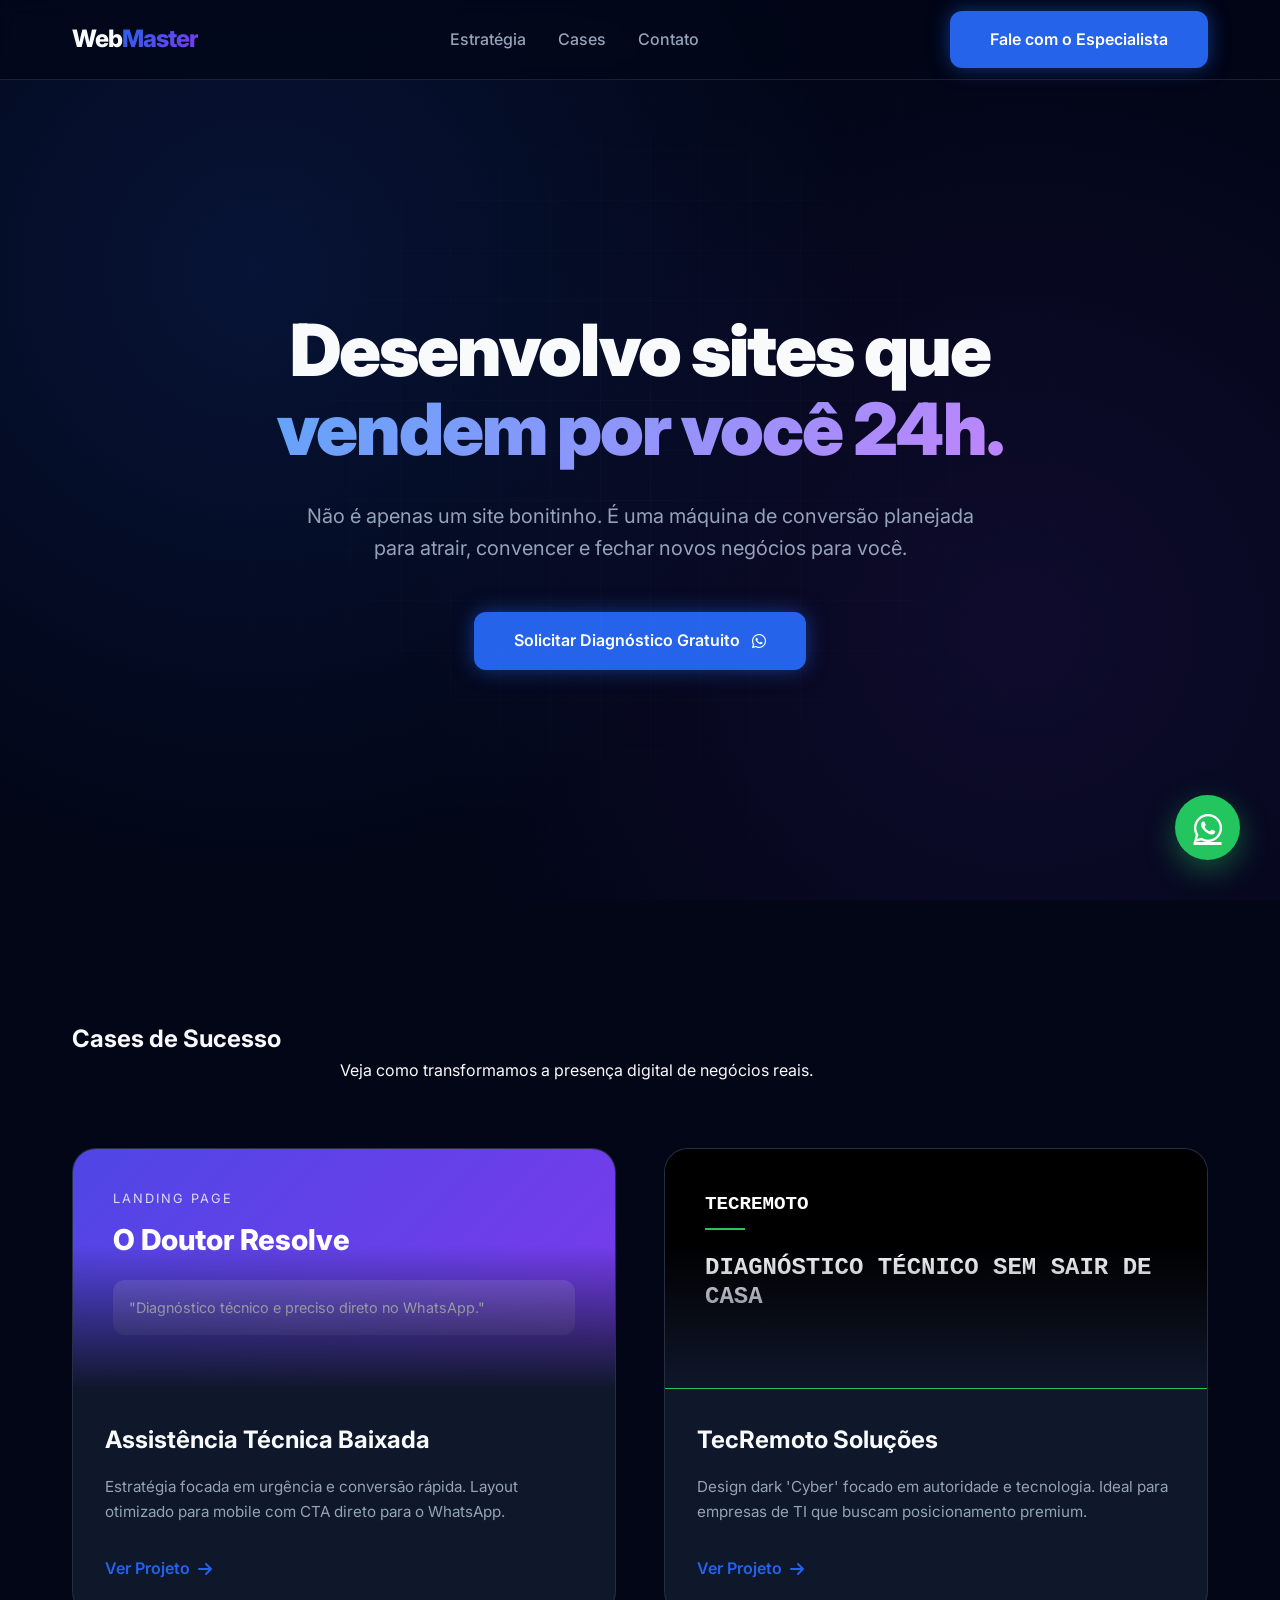
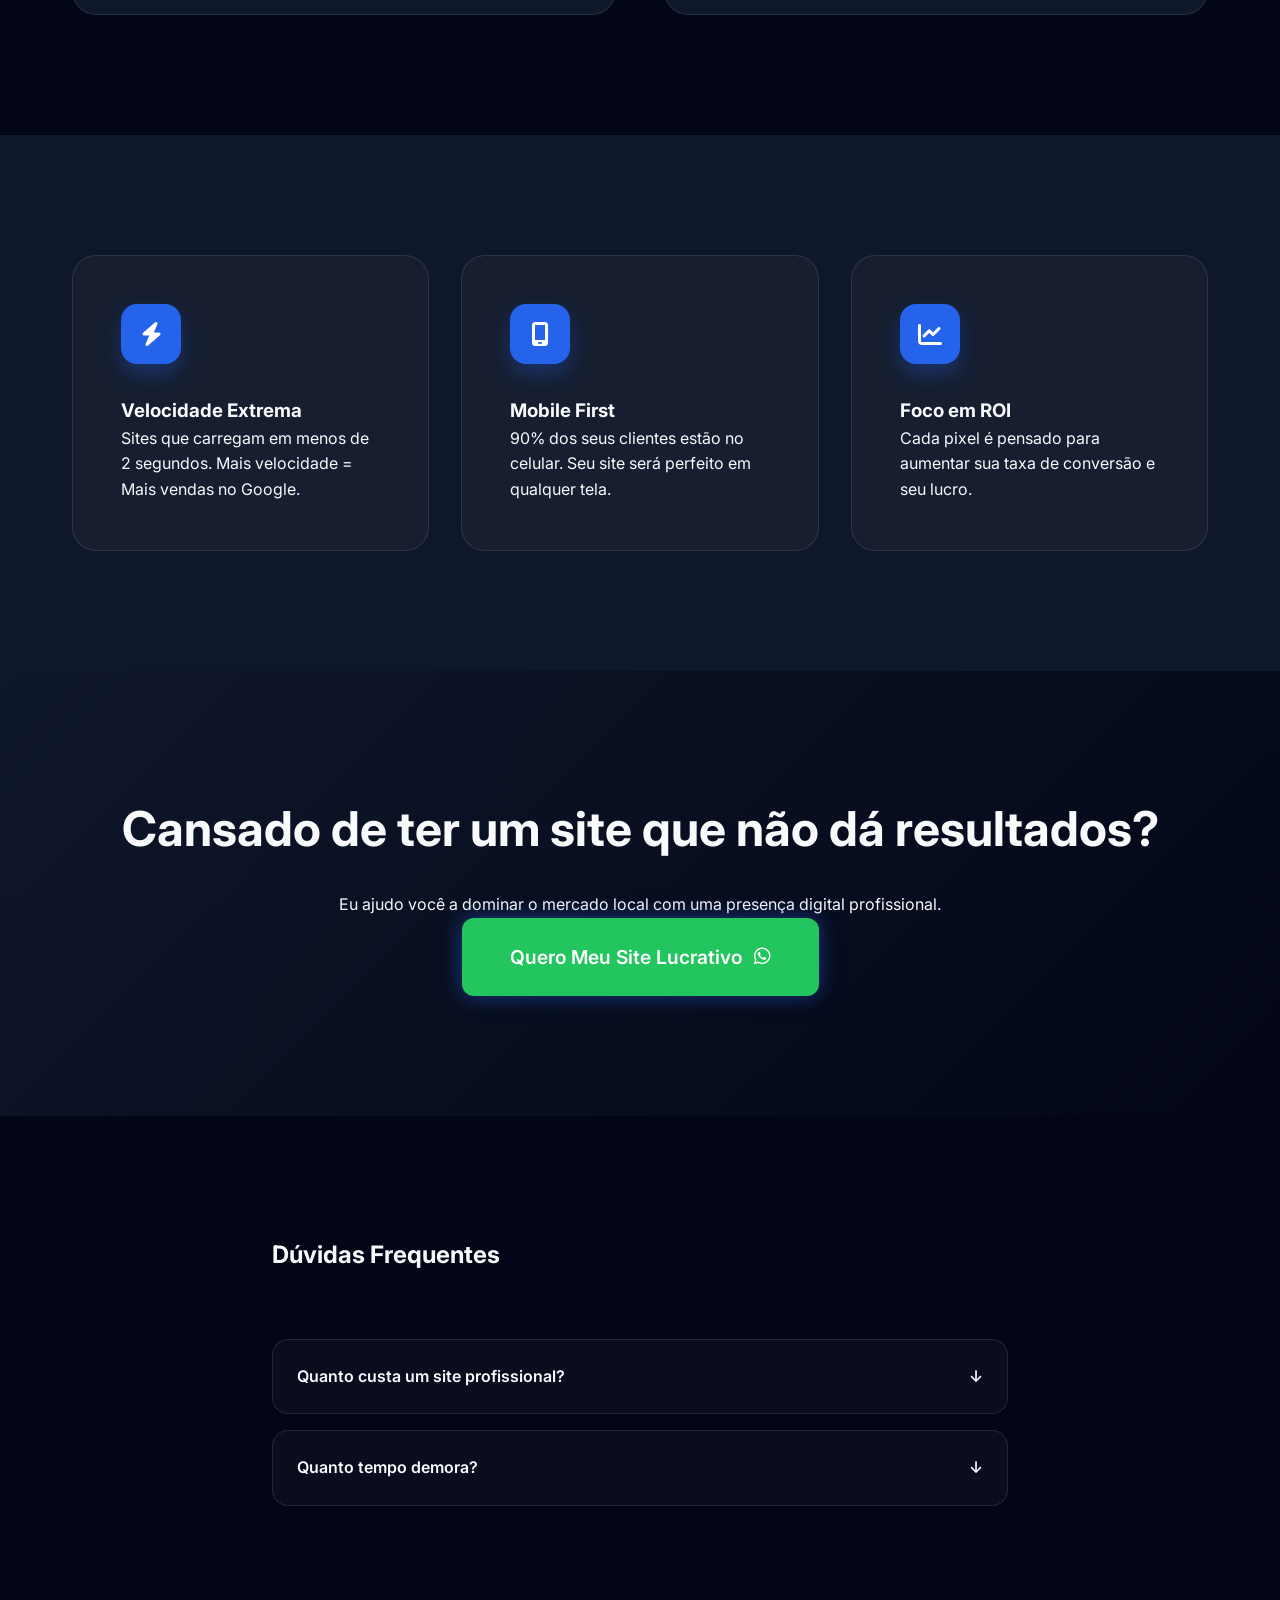
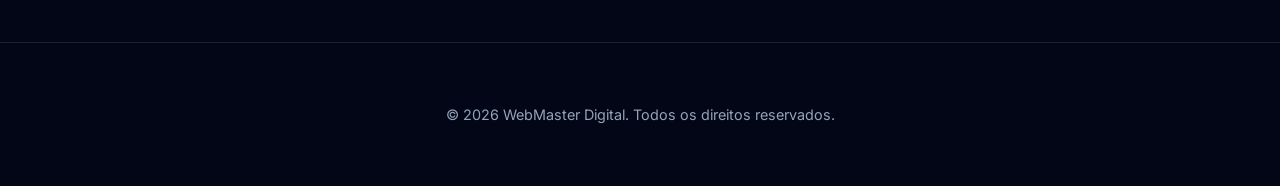
<file: index.html>
<!DOCTYPE html>
<html lang="pt-BR">

<head>
    <meta charset="UTF-8">
    <meta name="viewport" content="width=device-width, initial-scale=1.0">

    <title>Especialista em Sites Lucrativos | Transforme Visitantes em Clientes</title>
    <meta name="description"
        content="Criação de sites de alta performance focados em conversão e vendas. Transformamos sua presença digital em uma máquina de resultados.">

    <link rel="preconnect" href="https://fonts.googleapis.com">
    <link rel="preconnect" href="https://fonts.gstatic.com" crossorigin>
    <link href="https://fonts.googleapis.com/css2?family=Inter:wght@400;500;600;700;800;900&display=swap"
        rel="stylesheet">
    <link rel="stylesheet" href="https://cdnjs.cloudflare.com/ajax/libs/font-awesome/6.4.0/css/all.min.css">
    <link rel="stylesheet" href="style.css">
</head>

<body>

    <header class="header">
        <div class="container">
            <div class="logo">Web<span>Master</span></div>
            <nav class="nav">
                <a href="#servicos">Estratégia</a>
                <a href="#portfolio">Cases</a>
                <a href="#contato">Contato</a>
            </nav>
            <a href="https://wa.me/5513998015286" class="btn btn-primary">Fale com o Especialista</a>
        </div>
    </header>

    <main>
        <section class="hero">
            <div class="container">
                <h1 class="animate-in">Desenvolvo sites que <br><span class="text-gradient">vendem por você 24h.</span>
                </h1>
                <p class="subheadline animate-in" style="animation-delay: 0.2s;">Não é apenas um site bonitinho. É uma
                    máquina de conversão planejada para atrair, convencer e fechar novos negócios para você.</p>
                <div class="animate-in" style="animation-delay: 0.4s;">
                    <a href="https://wa.me/5513998015286" class="btn btn-primary">Solicitar Diagnóstico Gratuito <i
                            class="fa-brands fa-whatsapp"></i></a>
                </div>
            </div>
        </section>

        <section id="portfolio" class="section">
            <div class="container">
                <h2 class="text-center">Cases de Sucesso</h2>
                <p class="text-center text-muted" style="max-width: 600px; margin: 0 auto 40px;">Veja como transformamos
                    a presença digital de negócios reais.</p>

                <div class="portfolio-grid">
                    <!-- Case 1: Assistência Técnica -->
                    <div class="portfolio-card">
                        <div class="portfolio-thumb"
                            style="background: linear-gradient(135deg, #4f46e5 0%, #7c3aed 100%);">
                            <div style="padding: 2.5rem; color: white;">
                                <div
                                    style="font-size: 0.8rem; text-transform: uppercase; letter-spacing: 2px; opacity: 0.8; margin-bottom: 0.5rem;">
                                    Landing Page</div>
                                <h4 style="font-size: 1.8rem; font-weight: 800; margin-bottom: 1rem;">O Doutor Resolve
                                </h4>
                                <div
                                    style="background: rgba(255,255,255,0.15); padding: 1rem; border-radius: 12px; font-size: 0.9rem;">
                                    "Diagnóstico técnico e preciso direto no WhatsApp."
                                </div>
                            </div>
                        </div>
                        <div class="portfolio-info">
                            <h3>Assistência Técnica Baixada</h3>
                            <p>Estratégia focada em urgência e conversão rápida. Layout otimizado para mobile com CTA
                                direto para o WhatsApp.</p>
                            <a href="https://consertomaquinasbaixada.vercel.app/" target="_blank"
                                class="portfolio-link">Ver Projeto <i class="fa-solid fa-arrow-right"></i></a>
                        </div>
                    </div>

                    <!-- Case 2: TI / Suporte -->
                    <div class="portfolio-card">
                        <div class="portfolio-thumb" style="background: #000; border-bottom: 1px solid #22c55e;">
                            <div style="padding: 2.5rem; color: #22c55e; font-family: monospace;">
                                <div style="color: white; font-size: 1.2rem; font-weight: 800; margin-bottom: 0.5rem;">
                                    TECREMOTO</div>
                                <div style="height: 2px; width: 40px; background: #22c55e; margin-bottom: 1.5rem;">
                                </div>
                                <div style="color: white; font-size: 1.5rem; font-weight: 900; line-height: 1.2;">
                                    DIAGNÓSTICO TÉCNICO SEM SAIR DE CASA</div>
                            </div>
                        </div>
                        <div class="portfolio-info">
                            <h3>TecRemoto Soluções</h3>
                            <p>Design dark 'Cyber' focado em autoridade e tecnologia. Ideal para empresas de TI que
                                buscam posicionamento premium.</p>
                            <a href="https://tecremoto-web.vercel.app/" target="_blank" class="portfolio-link">Ver
                                Projeto <i class="fa-solid fa-arrow-right"></i></a>
                        </div>
                    </div>
                </div>
            </div>
        </section>

        <section id="servicos" class="section" style="background: var(--bg-card);">
            <div class="container">
                <div class="benefits-grid">
                    <div class="benefit-card">
                        <div class="icon-box"><i class="fa-solid fa-bolt"></i></div>
                        <h3>Velocidade Extrema</h3>
                        <p>Sites que carregam em menos de 2 segundos. Mais velocidade = Mais vendas no Google.</p>
                    </div>
                    <div class="benefit-card">
                        <div class="icon-box"><i class="fa-solid fa-mobile-screen"></i></div>
                        <h3>Mobile First</h3>
                        <p>90% dos seus clientes estão no celular. Seu site será perfeito em qualquer tela.</p>
                    </div>
                    <div class="benefit-card">
                        <div class="icon-box"><i class="fa-solid fa-chart-line"></i></div>
                        <h3>Foco em ROI</h3>
                        <p>Cada pixel é pensado para aumentar sua taxa de conversão e seu lucro.</p>
                    </div>
                </div>
            </div>
        </section>

        <section id="contato" class="section cta-section">
            <div class="container">
                <h2>Cansado de ter um site que não dá resultados?</h2>
                <p>Eu ajudo você a dominar o mercado local com uma presença digital profissional.</p>
                <a href="https://wa.me/55139998015286" class="btn btn-primary"
                    style="background: #22c55e; font-size: 1.2rem; padding: 1.5rem 3rem;">
                    Quero Meu Site Lucrativo <i class="fa-brands fa-whatsapp"></i>
                </a>
            </div>
        </section>

        <section class="section">
            <div class="container" style="max-width: 800px;">
                <h2 class="text-center" style="margin-bottom: 4rem;">Dúvidas Frequentes</h2>
                <div class="faq-accordion">
                    <details>
                        <summary>Quanto custa um site profissional?</summary>
                        <p>Trabalho com soluções personalizadas. Landing pages partem de R$ 350. O valor depende da
                            complexidade e objetivos do seu negócio.</p>
                    </details>
                    <details>
                        <summary>Quanto tempo demora?</summary>
                        <p>Em média, entre 7 a 15 dias após o envio do conteúdo inicial.</p>
                    </details>
                </div>
            </div>
        </section>
    </main>

    <footer class="section"
        style="padding: 60px 0; border-top: 1px solid var(--glass-border); text-align: center; color: var(--text-muted); font-size: 0.9rem;">
        <div class="container">
            <p>&copy; 2026 WebMaster Digital. Todos os direitos reservados.</p>
        </div>
    </footer>

    <a href="https://wa.me/55139998015286" class="whatsapp-float" target="_blank">
        <i class="fa-brands fa-whatsapp"></i>
    </a>

</body>

</html>
</file>
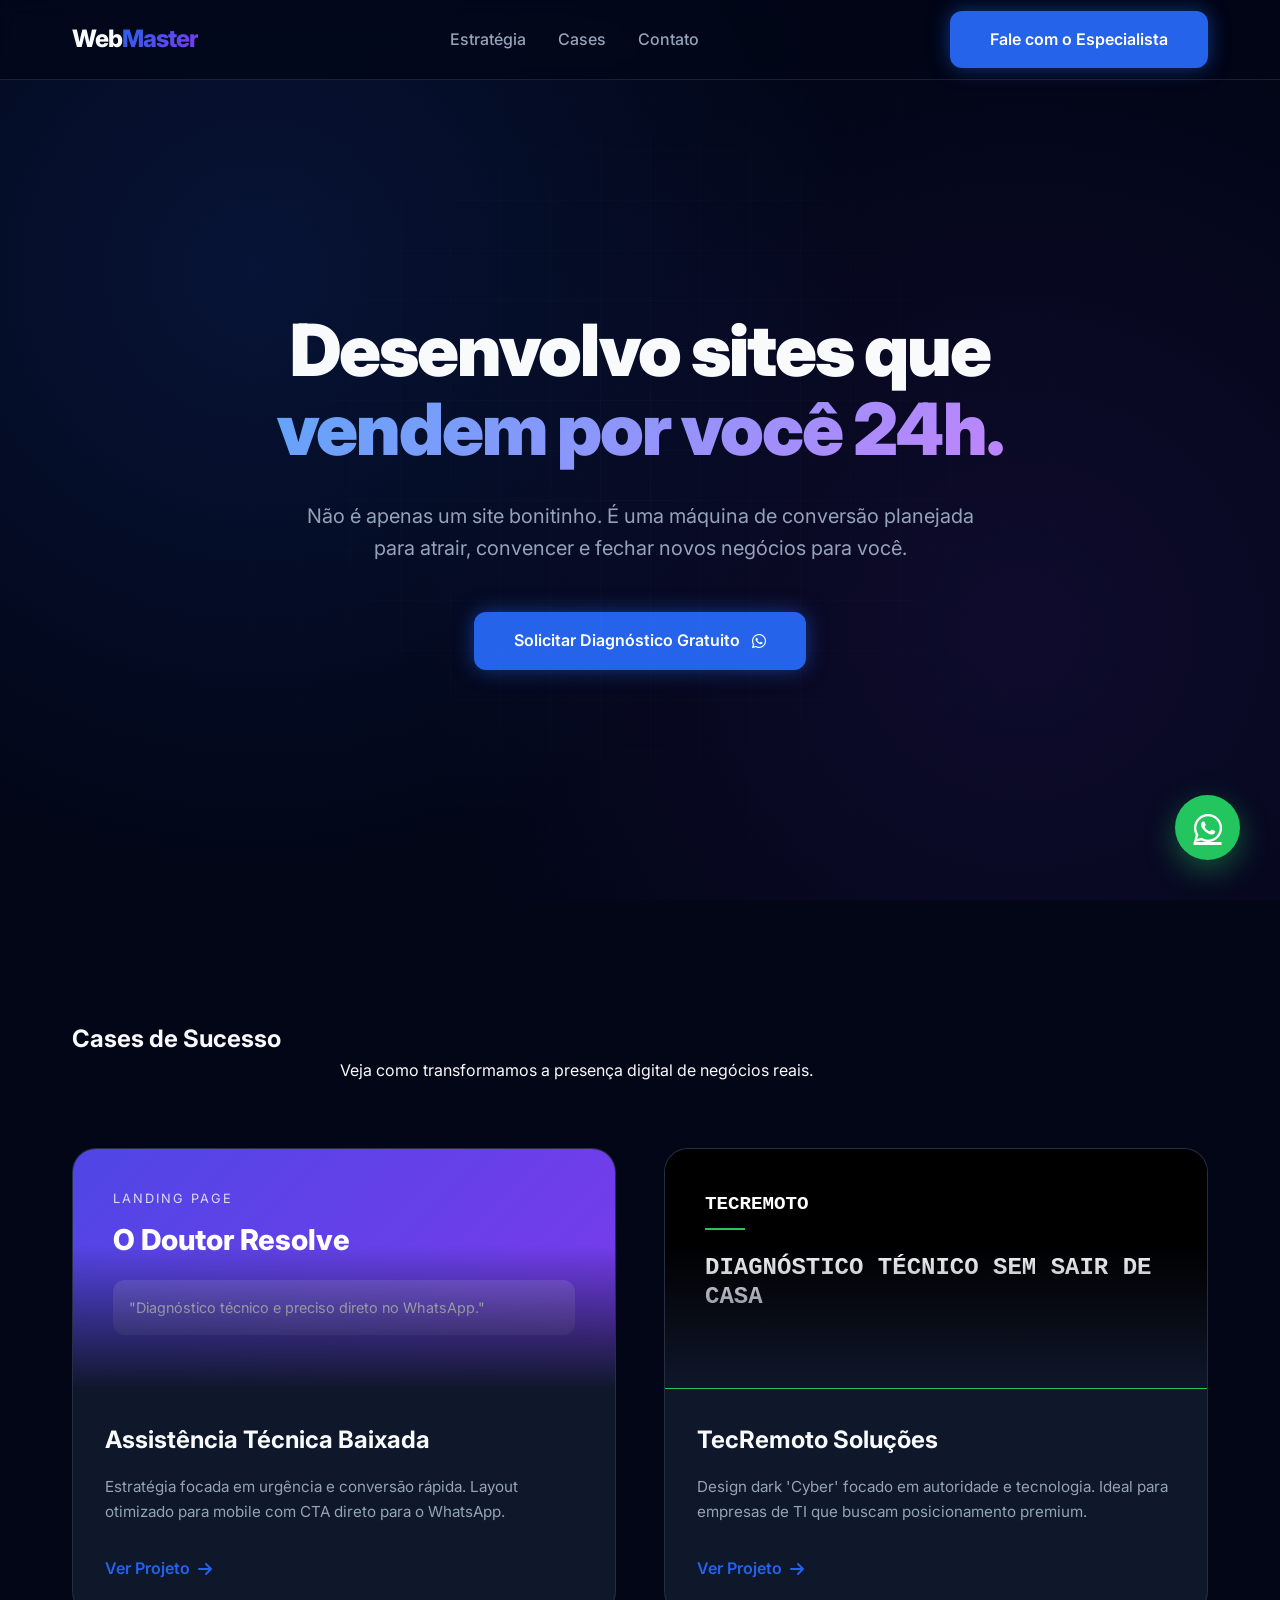
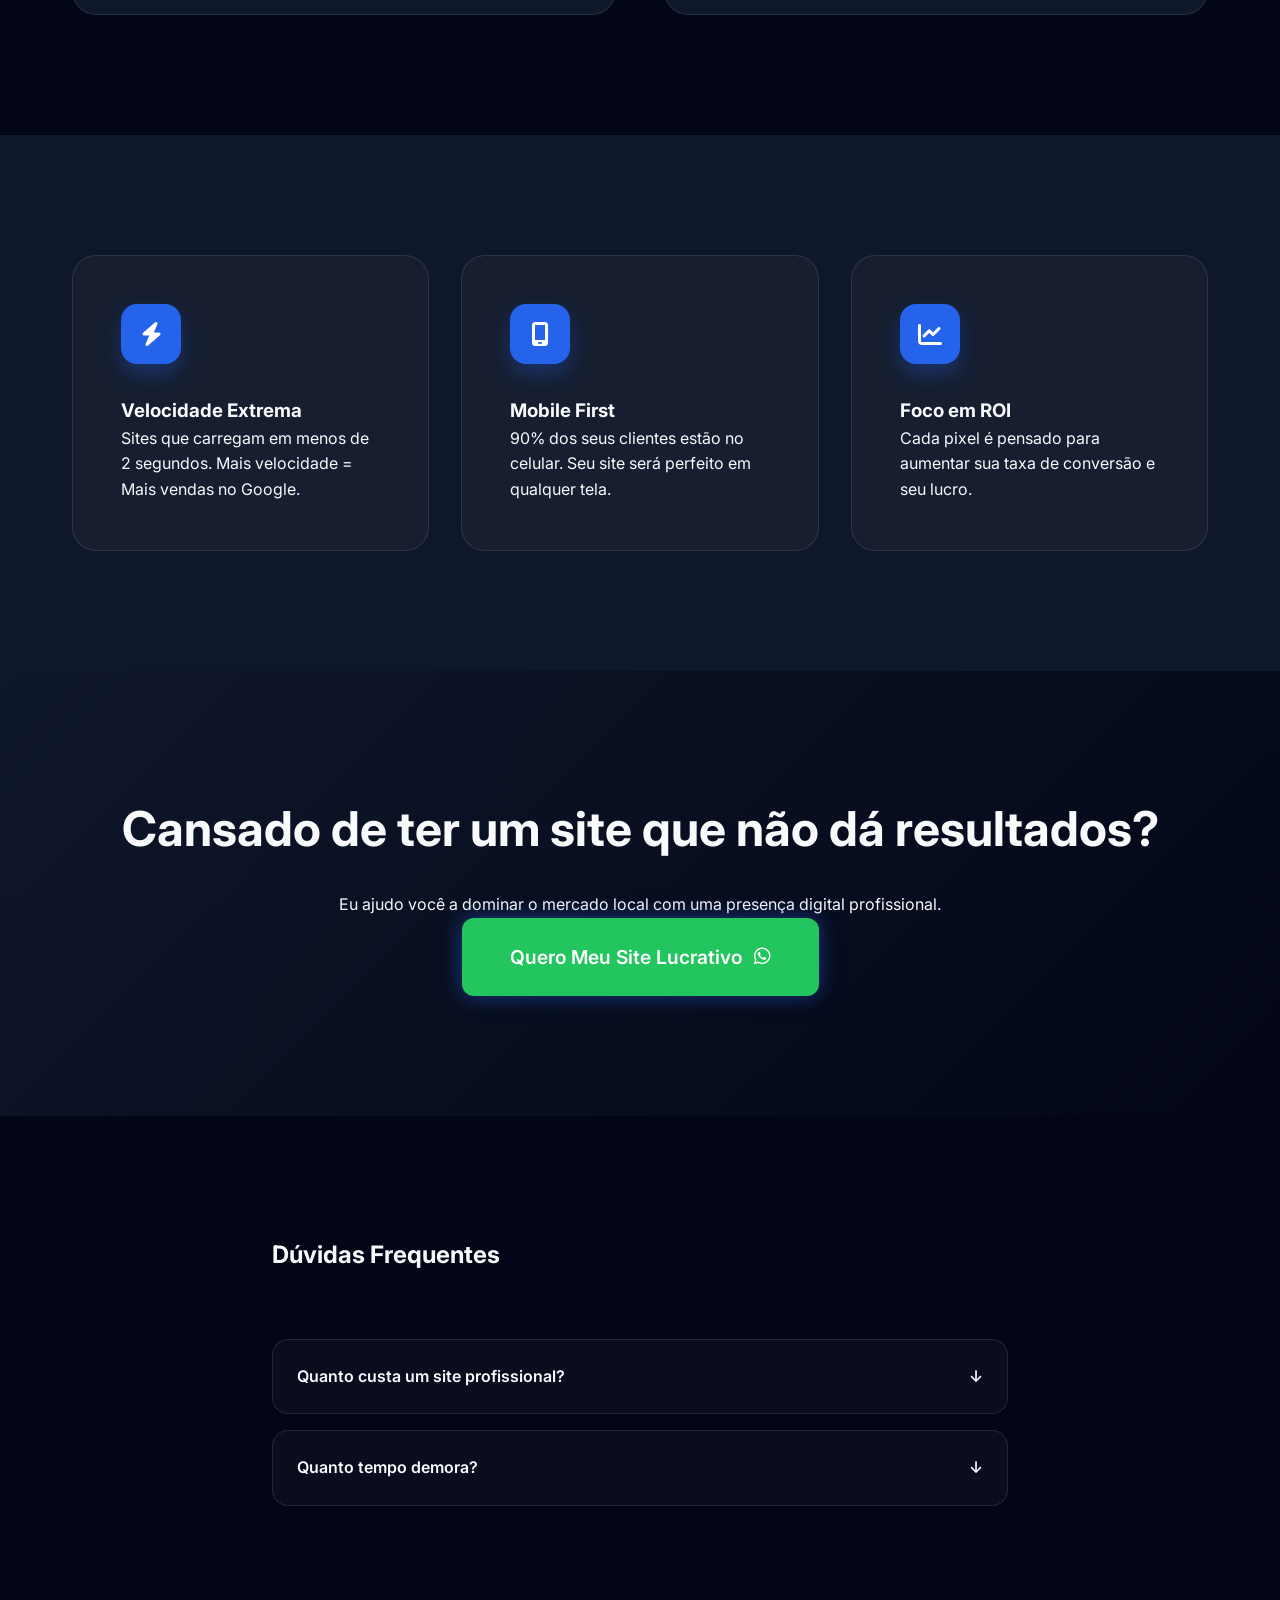
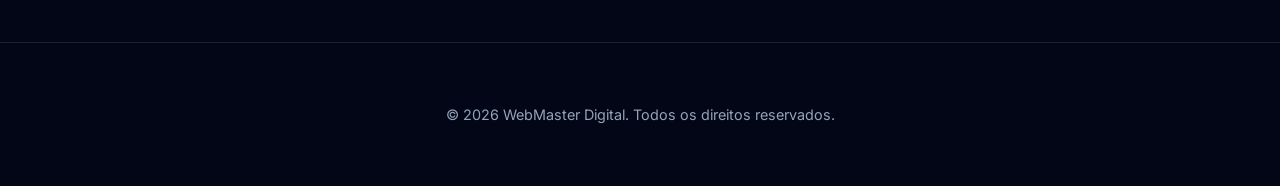
<file: home.html>
<!DOCTYPE html>
<html lang="pt-BR">

<head>
    <meta charset="UTF-8">
    <meta name="viewport" content="width=device-width, initial-scale=1.0">

    <title>Especialista em Sites Lucrativos | Transforme Visitantes em Clientes</title>
    <meta name="description"
        content="Criação de sites de alta performance focados em conversão e vendas. Transformamos sua presença digital em uma máquina de resultados.">

    <link rel="preconnect" href="https://fonts.googleapis.com">
    <link rel="preconnect" href="https://fonts.gstatic.com" crossorigin>
    <link href="https://fonts.googleapis.com/css2?family=Inter:wght@400;500;600;700;800;900&display=swap"
        rel="stylesheet">
    <link rel="stylesheet" href="https://cdnjs.cloudflare.com/ajax/libs/font-awesome/6.4.0/css/all.min.css">
    <link rel="stylesheet" href="style.css">
</head>

<body>

    <header class="header">
        <div class="container">
            <div class="logo">Web<span>Master</span></div>
            <nav class="nav">
                <a href="#servicos">Estratégia</a>
                <a href="#portfolio">Cases</a>
                <a href="#contato">Contato</a>
            </nav>
            <a href="https://wa.me/5513998015286" class="btn btn-primary">Fale com o Especialista</a>
        </div>
    </header>

    <main>
        <section class="hero">
            <div class="container">
                <h1 class="animate-in">Desenvolvo sites que <br><span class="text-gradient">vendem por você 24h.</span>
                </h1>
                <p class="subheadline animate-in" style="animation-delay: 0.2s;">Não é apenas um site bonitinho. É uma
                    máquina de conversão planejada para atrair, convencer e fechar novos negócios para você.</p>
                <div class="animate-in" style="animation-delay: 0.4s;">
                    <a href="https://wa.me/5513998015286" class="btn btn-primary">Solicitar Diagnóstico Gratuito <i
                            class="fa-brands fa-whatsapp"></i></a>
                </div>
            </div>
        </section>

        <section id="portfolio" class="section">
            <div class="container">
                <h2 class="text-center">Cases de Sucesso</h2>
                <p class="text-center text-muted" style="max-width: 600px; margin: 0 auto 40px;">Veja como transformamos
                    a presença digital de negócios reais.</p>

                <div class="portfolio-grid">
                    <!-- Case 1: Assistência Técnica -->
                    <div class="portfolio-card">
                        <div class="portfolio-thumb"
                            style="background: linear-gradient(135deg, #4f46e5 0%, #7c3aed 100%);">
                            <div style="padding: 2.5rem; color: white;">
                                <div
                                    style="font-size: 0.8rem; text-transform: uppercase; letter-spacing: 2px; opacity: 0.8; margin-bottom: 0.5rem;">
                                    Landing Page</div>
                                <h4 style="font-size: 1.8rem; font-weight: 800; margin-bottom: 1rem;">O Doutor Resolve
                                </h4>
                                <div
                                    style="background: rgba(255,255,255,0.15); padding: 1rem; border-radius: 12px; font-size: 0.9rem;">
                                    "Diagnóstico técnico e preciso direto no WhatsApp."
                                </div>
                            </div>
                        </div>
                        <div class="portfolio-info">
                            <h3>Assistência Técnica Baixada</h3>
                            <p>Estratégia focada em urgência e conversão rápida. Layout otimizado para mobile com CTA
                                direto para o WhatsApp.</p>
                            <a href="https://consertomaquinasbaixada.vercel.app/" target="_blank"
                                class="portfolio-link">Ver Projeto <i class="fa-solid fa-arrow-right"></i></a>
                        </div>
                    </div>

                    <!-- Case 2: TI / Suporte -->
                    <div class="portfolio-card">
                        <div class="portfolio-thumb" style="background: #000; border-bottom: 1px solid #22c55e;">
                            <div style="padding: 2.5rem; color: #22c55e; font-family: monospace;">
                                <div style="color: white; font-size: 1.2rem; font-weight: 800; margin-bottom: 0.5rem;">
                                    TECREMOTO</div>
                                <div style="height: 2px; width: 40px; background: #22c55e; margin-bottom: 1.5rem;">
                                </div>
                                <div style="color: white; font-size: 1.5rem; font-weight: 900; line-height: 1.2;">
                                    DIAGNÓSTICO TÉCNICO SEM SAIR DE CASA</div>
                            </div>
                        </div>
                        <div class="portfolio-info">
                            <h3>TecRemoto Soluções</h3>
                            <p>Design dark 'Cyber' focado em autoridade e tecnologia. Ideal para empresas de TI que
                                buscam posicionamento premium.</p>
                            <a href="https://tecremoto-web.vercel.app/" target="_blank" class="portfolio-link">Ver
                                Projeto <i class="fa-solid fa-arrow-right"></i></a>
                        </div>
                    </div>
                </div>
            </div>
        </section>

        <section id="servicos" class="section" style="background: var(--bg-card);">
            <div class="container">
                <div class="benefits-grid">
                    <div class="benefit-card">
                        <div class="icon-box"><i class="fa-solid fa-bolt"></i></div>
                        <h3>Velocidade Extrema</h3>
                        <p>Sites que carregam em menos de 2 segundos. Mais velocidade = Mais vendas no Google.</p>
                    </div>
                    <div class="benefit-card">
                        <div class="icon-box"><i class="fa-solid fa-mobile-screen"></i></div>
                        <h3>Mobile First</h3>
                        <p>90% dos seus clientes estão no celular. Seu site será perfeito em qualquer tela.</p>
                    </div>
                    <div class="benefit-card">
                        <div class="icon-box"><i class="fa-solid fa-chart-line"></i></div>
                        <h3>Foco em ROI</h3>
                        <p>Cada pixel é pensado para aumentar sua taxa de conversão e seu lucro.</p>
                    </div>
                </div>
            </div>
        </section>

        <section id="contato" class="section cta-section">
            <div class="container">
                <h2>Cansado de ter um site que não dá resultados?</h2>
                <p>Eu ajudo você a dominar o mercado local com uma presença digital profissional.</p>
                <a href="https://wa.me/55139998015286" class="btn btn-primary"
                    style="background: #22c55e; font-size: 1.2rem; padding: 1.5rem 3rem;">
                    Quero Meu Site Lucrativo <i class="fa-brands fa-whatsapp"></i>
                </a>
            </div>
        </section>

        <section class="section">
            <div class="container" style="max-width: 800px;">
                <h2 class="text-center" style="margin-bottom: 4rem;">Dúvidas Frequentes</h2>
                <div class="faq-accordion">
                    <details>
                        <summary>Quanto custa um site profissional?</summary>
                        <p>Trabalho com soluções personalizadas. Landing pages partem de R$ 350. O valor depende da
                            complexidade e objetivos do seu negócio.</p>
                    </details>
                    <details>
                        <summary>Quanto tempo demora?</summary>
                        <p>Em média, entre 7 a 15 dias após o envio do conteúdo inicial.</p>
                    </details>
                </div>
            </div>
        </section>
    </main>

    <footer class="section"
        style="padding: 60px 0; border-top: 1px solid var(--glass-border); text-align: center; color: var(--text-muted); font-size: 0.9rem;">
        <div class="container">
            <p>&copy; 2026 WebMaster Digital. Todos os direitos reservados.</p>
        </div>
    </footer>

    <a href="https://wa.me/55139998015286" class="whatsapp-float" target="_blank">
        <i class="fa-brands fa-whatsapp"></i>
    </a>

</body>

</html>
</file>
<file: style.css>
/* 1. VARIÁVEIS E SISTEMA DE DESIGN */
:root {
    /* Paleta de Cores de Alta Performance */
    --primary: #2563eb;
    --primary-glow: rgba(37, 99, 235, 0.5);
    --secondary: #7c3aed;
    --accent: #22c55e;

    --bg-dark: #020617;
    --bg-card: #0f172a;
    --text-main: #f8fafc;
    --text-muted: #94a3b8;

    --glass: rgba(255, 255, 255, 0.03);
    --glass-border: rgba(255, 255, 255, 0.1);

    --font-sans: 'Inter', -apple-system, sans-serif;

    --shadow-premium: 0 20px 50px rgba(0, 0, 0, 0.3);
    --transition: all 0.4s cubic-bezier(0.4, 0, 0.2, 1);
}

/* 2. RESET E BASE */
* {
    margin: 0;
    padding: 0;
    box-sizing: border-box;
}

body {
    background-color: var(--bg-dark);
    color: var(--text-main);
    font-family: var(--font-sans);
    line-height: 1.6;
    overflow-x: hidden;
    -webkit-font-smoothing: antialiased;
}

/* 3. LAYOUT */
.container {
    max-width: 1200px;
    margin: 0 auto;
    padding: 0 2rem;
}

.section {
    padding: 120px 0;
    position: relative;
}

/* 4. CABEÇALHO GLASSMORPISM */
.header {
    position: fixed;
    top: 0;
    left: 0;
    width: 100%;
    height: 80px;
    z-index: 1000;
    background: rgba(2, 6, 23, 0.7);
    backdrop-filter: blur(12px);
    -webkit-backdrop-filter: blur(12px);
    border-bottom: 1px solid var(--glass-border);
    display: flex;
    align-items: center;
}

.header .container {
    display: flex;
    justify-content: space-between;
    align-items: center;
    width: 100%;
}

.logo {
    font-size: 1.5rem;
    font-weight: 800;
    letter-spacing: -1px;
}

.logo span {
    background: linear-gradient(135deg, var(--primary), var(--secondary));
    -webkit-background-clip: text;
    -webkit-text-fill-color: transparent;
    background-clip: text;
}

.nav {
    display: flex;
    gap: 2rem;
}

.nav a {
    color: var(--text-muted);
    text-decoration: none;
    font-weight: 500;
    transition: var(--transition);
}

.nav a:hover {
    color: var(--text-main);
}

/* 5. HERO SECTION COM ANIMAÇÃO */
.hero {
    min-height: 100vh;
    display: flex;
    align-items: center;
    justify-content: center;
    text-align: center;
    background:
        radial-gradient(circle at 20% 30%, rgba(37, 99, 235, 0.15) 0%, transparent 50%),
        radial-gradient(circle at 80% 70%, rgba(124, 58, 237, 0.1) 0%, transparent 50%);
    position: relative;
    padding-top: 80px;
}

.hero::after {
    content: '';
    position: absolute;
    inset: 0;
    background-image:
        linear-gradient(rgba(255, 255, 255, 0.02) 1px, transparent 1px),
        linear-gradient(90deg, rgba(255, 255, 255, 0.02) 1px, transparent 1px);
    background-size: 50px 50px;
    mask-image: radial-gradient(circle at center, black, transparent 80%);
    pointer-events: none;
}

.hero h1 {
    font-size: clamp(2.5rem, 8vw, 4.5rem);
    font-weight: 900;
    line-height: 1.1;
    margin-bottom: 2rem;
    letter-spacing: -2px;
}

.text-gradient {
    background: linear-gradient(135deg, #60a5fa, #c084fc);
    -webkit-background-clip: text;
    -webkit-text-fill-color: transparent;
    background-clip: text;
}

.subheadline {
    font-size: 1.25rem;
    color: var(--text-muted);
    max-width: 700px;
    margin: 0 auto 3rem;
}

/* 6. BOTÕES PREMIUM */
.btn {
    padding: 1rem 2.5rem;
    border-radius: 12px;
    font-weight: 600;
    text-decoration: none;
    transition: var(--transition);
    display: inline-flex;
    align-items: center;
    gap: 0.75rem;
    font-size: 1rem;
}

.btn-primary {
    background: var(--primary);
    color: white;
    box-shadow: 0 0 20px var(--primary-glow);
}

.btn-primary:hover {
    background: #1d4ed8;
    transform: translateY(-3px) scale(1.02);
    box-shadow: 0 0 30px var(--primary-glow);
}

/* 7. PORTFOLIO CARDS (VANTAGEM VISUAL) */
.portfolio-grid {
    display: grid;
    grid-template-columns: repeat(auto-fit, minmax(350px, 1fr));
    gap: 3rem;
    margin-top: 4rem;
}

.portfolio-card {
    background: var(--bg-card);
    border-radius: 24px;
    overflow: hidden;
    border: 1px solid var(--glass-border);
    transition: var(--transition);
    position: relative;
}

.portfolio-card::before {
    content: '';
    position: absolute;
    inset: 0;
    background: linear-gradient(135deg, transparent, rgba(255, 255, 255, 0.05));
    opacity: 0;
    transition: var(--transition);
}

.portfolio-card:hover {
    transform: translateY(-10px);
    border-color: var(--primary);
    box-shadow: var(--shadow-premium);
}

.portfolio-card:hover::before {
    opacity: 1;
}

.portfolio-thumb {
    height: 240px;
    position: relative;
    overflow: hidden;
}

/* Efeito de Overlay para os Mockups */
.portfolio-thumb::after {
    content: '';
    position: absolute;
    inset: 0;
    background: linear-gradient(to top, var(--bg-card), transparent 60%);
}

.portfolio-info {
    padding: 2rem;
}

.portfolio-info h3 {
    font-size: 1.5rem;
    margin-bottom: 1rem;
    color: var(--text-main);
}

.portfolio-info p {
    color: var(--text-muted);
    margin-bottom: 2rem;
    font-size: 0.95rem;
}

.portfolio-link {
    color: var(--primary);
    text-decoration: none;
    font-weight: 600;
    display: flex;
    align-items: center;
    gap: 0.5rem;
}

/* 8. BENEFITS SECTION */
.benefits-grid {
    display: grid;
    grid-template-columns: repeat(auto-fit, minmax(300px, 1fr));
    gap: 2rem;
}

.benefit-card {
    padding: 3rem;
    background: var(--glass);
    border: 1px solid var(--glass-border);
    border-radius: 24px;
    transition: var(--transition);
}

.benefit-card:hover {
    background: rgba(255, 255, 255, 0.06);
    transform: translateY(-5px);
}

.icon-box {
    width: 60px;
    height: 60px;
    background: var(--primary);
    border-radius: 16px;
    display: flex;
    align-items: center;
    justify-content: center;
    font-size: 1.5rem;
    color: white;
    margin-bottom: 2rem;
    box-shadow: 0 10px 20px rgba(37, 99, 235, 0.3);
}

/* 9. CTA FINAL */
.cta-section {
    background: linear-gradient(135deg, var(--bg-card), var(--bg-dark));
    text-align: center;
    overflow: hidden;
}

.cta-section h2 {
    font-size: 3rem;
    margin-bottom: 1.5rem;
}

/* 10. WHATSAPP FLOAT */
.whatsapp-float {
    position: fixed;
    bottom: 40px;
    right: 40px;
    width: 65px;
    height: 65px;
    background: #22c55e;
    color: white;
    border-radius: 50%;
    display: flex;
    align-items: center;
    justify-content: center;
    font-size: 2rem;
    box-shadow: 0 10px 30px rgba(34, 197, 94, 0.4);
    transition: var(--transition);
    z-index: 1001;
}

.whatsapp-float:hover {
    transform: scale(1.1) rotate(10deg);
}

/* 11. FAQ */
.faq-accordion details {
    background: var(--glass);
    border: 1px solid var(--glass-border);
    border-radius: 16px;
    margin-bottom: 1rem;
    overflow: hidden;
}

.faq-accordion summary {
    padding: 1.5rem;
    cursor: pointer;
    font-weight: 600;
    list-style: none;
    display: flex;
    justify-content: space-between;
    align-items: center;
}

.faq-accordion summary::after {
    content: '↓';
    transition: var(--transition);
}

.faq-accordion details[open] summary::after {
    transform: rotate(180deg);
}

.faq-accordion p {
    padding: 0 1.5rem 1.5rem;
    color: var(--text-muted);
}

/* ANIMAÇÕES */
@keyframes fadeInUp {
    from {
        opacity: 0;
        transform: translateY(30px);
    }

    to {
        opacity: 1;
        transform: translateY(0);
    }
}

.animate-in {
    animation: fadeInUp 1s ease forwards;
}

/* RESPONSIVIDADE */
@media (max-width: 1024px) {
    .portfolio-grid {
        grid-template-columns: repeat(2, 1fr);
    }
}

@media (max-width: 768px) {
    .header .nav {
        display: none;
        /* Em um projeto real, adicionaríamos um menu mobile JS */
    }

    .header .container {
        justify-content: center;
        gap: 1rem;
    }

    .hero {
        padding: 100px 0 80px;
        min-height: auto;
    }

    .hero h1 {
        font-size: 2.5rem;
    }

    .portfolio-grid {
        grid-template-columns: 1fr;
        gap: 2rem;
    }

    .benefit-card {
        padding: 2rem;
    }

    .cta-section h2 {
        font-size: 2rem;
    }

    .whatsapp-float {
        width: 55px;
        height: 55px;
        bottom: 20px;
        right: 20px;
        font-size: 1.5rem;
    }
}

@media (max-width: 480px) {
    .hero h1 {
        font-size: 2rem;
    }

    .btn {
        width: 100%;
        padding: 1rem;
    }

    .header .container {
        flex-direction: column;
        height: auto;
        padding: 1rem;
    }

    .header {
        height: auto;
        position: relative;
    }

    body {
        padding-top: 0;
    }
}
</file>
